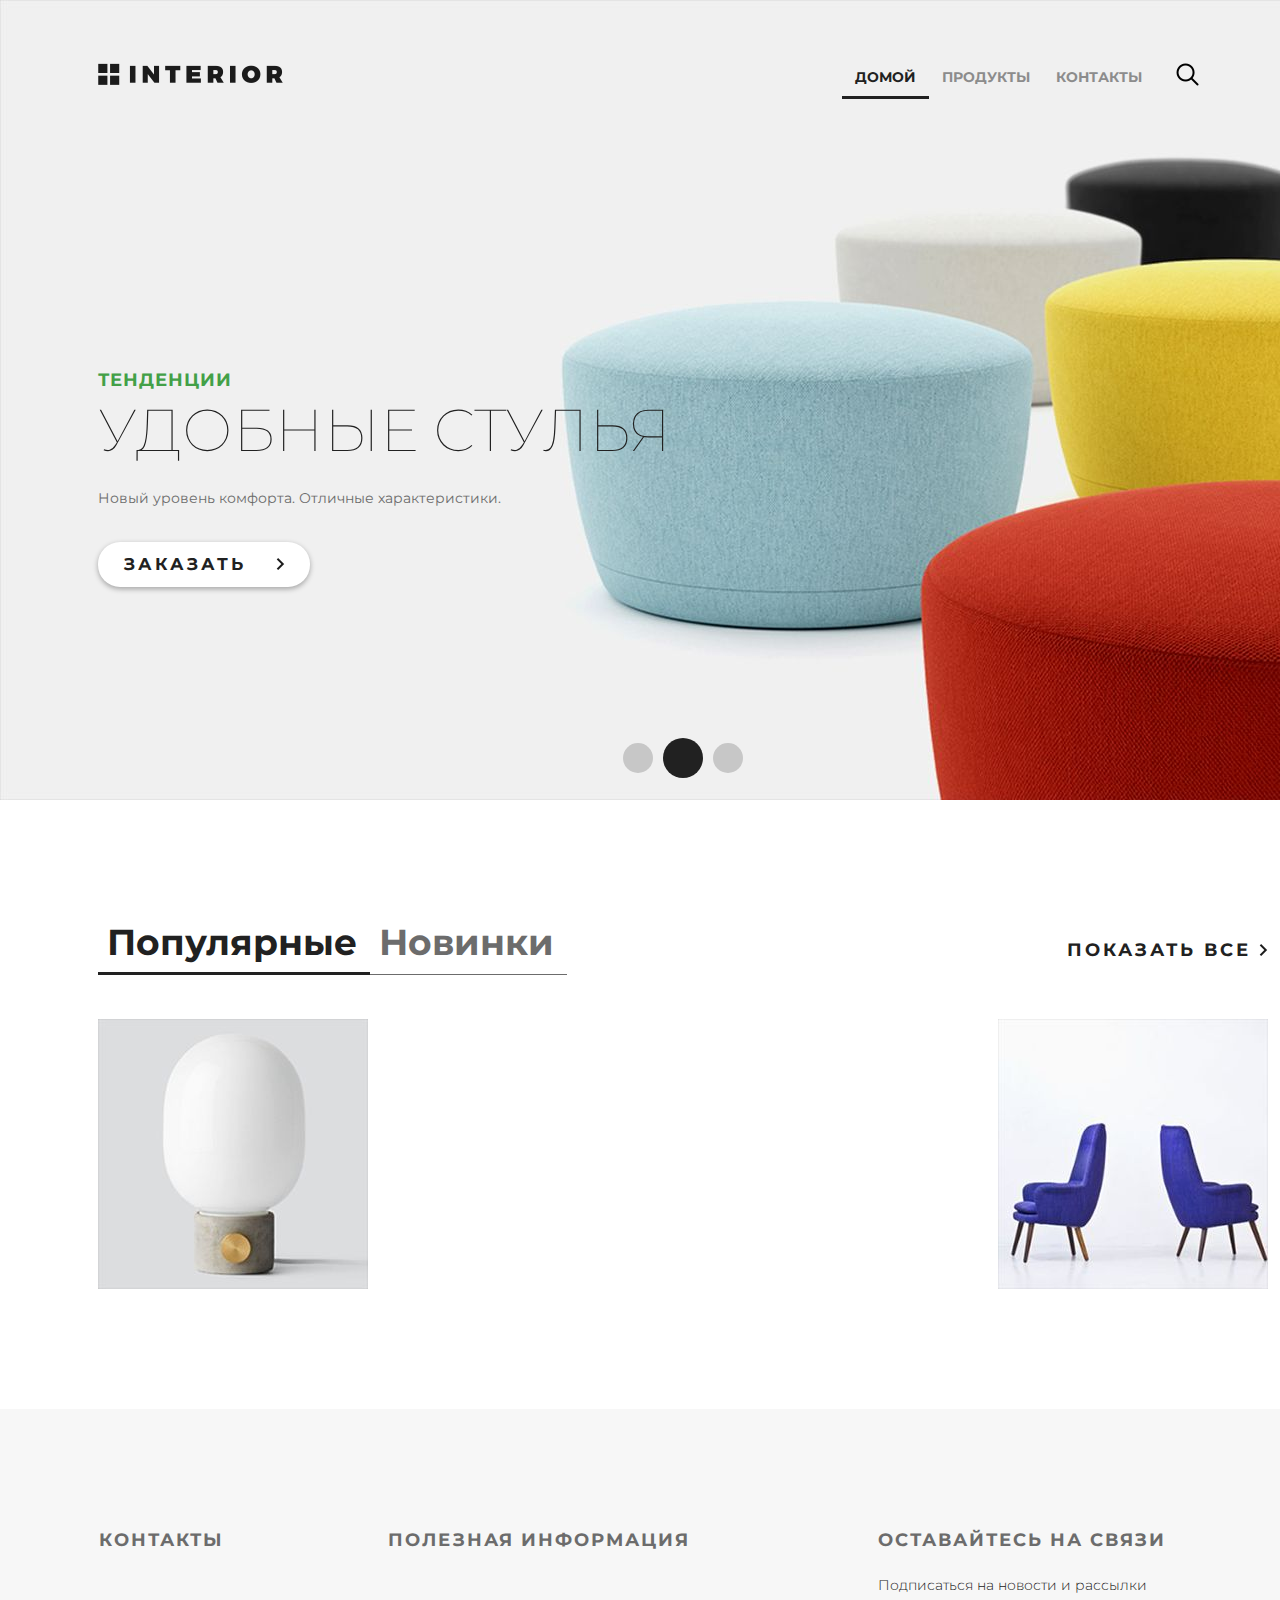
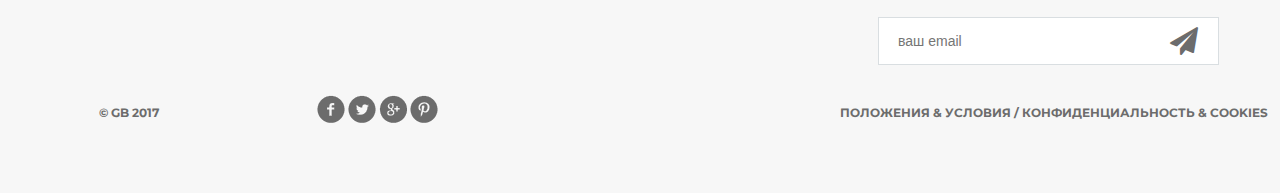
<file: frontend/base_site/index.html>
<!DOCTYPE html>
<html>
<head>
	<meta charset="utf-8">
	<title>Магазин</title>
	<link rel="stylesheet" type="text/css" href="style.css">
	<link rel="stylesheet" href="fonts/font-awesome/css/font-awesome.css">
</head>
<body>
	<div class="container">
		<div class="slider">
			<div class="header clearfix">
				<a href="index.html" class="logo"></a>
				<ul class="menu">
					<li><a href="index.html" class="active">домой</a></li>
					<li><a href="products.html">продукты</a></li>
					<li><a href="contact.html">контакты</a></li>
				</ul>
				<a href="#" class="search"></a>
			</div>
			<div class="text-slider">
				<h3 class="green">тенденции</h3>
				<h3 class="big"> удобные стулья</h3>
				<p>Новый уровень комфорта. Отличные характеристики.</p>
				<a href="#" class="button-order">заказать <img src="img/arrow.png" alt=""></a>
			</div>	
			<div class="navi">
				<a href="#"></a><a href="#"></a><a href="#"></a>
			</div>
		</div>

		<div class="featured">
			<div class="featured-menu">
					<a class="active" href="#">Популярные</a><a href="#">Новинки</a>
			</div>
			<a class="explore" href="#">показать все <img src="img/arrow.png" alt=""></a>
			<div class="clearfix">
			</div>
			<div class="tab-content">
				<div class="block">
					<a href="#"><img src="img/product-1.jpg" alt=""> 
						<div class="text">
							<img src="img/icon-hover.png" alt="img">
							<h4>Отличный стул</h4>
							<p>Расположитесь комфортно. </p>
						</div> 
					</a>
				</div>
				<div class="block">
					<a href="#"><img src="img/product-2.jpg" alt="">
						<div class="text">
							<img src="img/icon-hover.png" alt="">
							<h4>Стул повышенного качества</h4>
							<p>Не оторваться. </p>
						</div>
					</a>
				</div>	
			</div>
		</div>
		
		<div class="clr"></div>

	</div>

    <div class="footer">
        <div class="clearfix">
            <div class="text-footer">
                <h3>контакты</h3>
            </div>
            <div class="text-footer">
                <h3>полезная информация</h3>
            </div>
            <div class="text-footer clearfix">
                <h3>Оставайтесь на связи</h3>
                <p>Подписаться на новости и рассылки</p>
                <form>
                    <input type="email" name="email" placeholder="ваш email">
                    <a href="#"><i class="fa fa-paper-plane fa-2x" aria-hidden="true"></i></a>
                </form>
            </div>
        </div>
        <p class="small">&copy; GB 2017</p>
        <div class="social">
            <a href="#" class="social1"></a>
            <a href="#" class="social2"></a>
            <a href="#" class="social3"></a>
            <a href="#" class="social4"></a>
        </div>
        <p class="small">Положения &amp; Условия  /  Конфиденциальность &amp; Cookies</p>
    </div>	
	
</body>
</html>
</file>
<file: frontend/base_site/style.css>
@import url('https://fonts.googleapis.com/css?family=Montserrat:100,300,400,700');
* {
	margin: 0;
	padding: 0;
}

body {
	font-family: 'Montserrat', sans-serif;
}

html, body {
	height: 100%;
}

.clr {
	height: 384px;
}

.container {
	width: 1366px;
	margin: 0 auto;
	min-height: 100%;
}

.slider {
	height: 800px;
	background-image: url(img/slider.jpg); 
	padding-left: 98px;
	padding-right: 211px;
	position: relative;
}

.logo {
	background-image: url(img/logo.png);
	margin-top: 63px;
	width: 185px;
	height: 22px;
	float: left;
}

.menu {
	list-style-type: none;
	margin-top: 67px;
	float: right;
}
.menu li {
	float: left;
}
.menu a {
	color: #8c8c8c;
	font-size: 14px;
	font-weight: 700;
	text-align: right;
	text-transform: uppercase;
	text-decoration: none;
	padding: 10px 13px;
}
.menu .active {
	color: #212121;
	font-weight: 700;
	border-bottom: 3px solid #212121;
}
.menu a:hover {
	color: #212121;
	font-weight: 700;
	border-bottom: 3px solid #212121;
}
.menu a:active {
	color: #8c8c8c;
	font-weight: 700;
	border-bottom: 3px solid #212121;
}

.search {
	display: block;
	width: 23px;
	height: 23px;	
	background-image: url(img/search.png);
	position: absolute;
	top: 63px;
	left: 1176px;
}
.basket {
	display: block;
	width: 23px;
	height: 23px;	
	background-image: url(img/basket.png);
	position: absolute;
	top: 63px;
	left: 1210px;
}

.clearfix:after {
	content: "";
	display: block;
	clear: both;
}
.text-slider {
	margin-top: 288px;
	position: absolute;
}

.text-slider p {
	color:  #6c6c6c;
	font-size: 14px;
	text-align: left;
	width: 458px;
	line-height: 24px;
}

.button-order {
	background-color:  #ffffff;
	box-shadow: 0px 2px 4.85px 0.15px rgba(33, 33, 33, 0.35);
	width: 212px;
	height: 45px;
	display: block;
	text-transform: uppercase;
	text-align: center;
	border-radius: 22px;
	text-decoration: none;
	color:  #212121;
	font-size: 17px;
	font-weight: 700;
	line-height: 45px;
	margin-top: 32px; 
	letter-spacing: 3px;
}
.button-order:hover {
	box-shadow: none;
}
.button-order:active {
	box-shadow: none;
	margin-top: 35px;
}
.button-order img{
	padding-left: 22px;
}

.green {
	text-transform: uppercase;
	color:  #43a047;
	font-size: 18px;
	font-weight: 700;
	text-align: left;
	margin-bottom: 22px;
	line-height: 13px;
	letter-spacing: 1px;
}

.big {
	color:  #212121;
	font-size: 59px;
	line-height: 43px;
	text-transform: uppercase;
	font-weight: 100;
	margin-bottom: 34px;
}

.navi {
	position: absolute;
	bottom: 22px;
	right: 618px;
	display: flex;
	width: 130px;
	height: 40px;
	justify-content: space-between;
	align-items: center;
}
.navi a {
	display: block;
	width: 30px;
	height: 30px;
	border-radius: 50%;
	background-color: rgba(33, 33, 33, 0.2);
	float: left;
	margin: 0px 5px;
}
.navi a:nth-child(2) {
	display: block;
	width: 40px;
	height: 40px;
	border-radius: 50%;
	background-color: #212121;
	float: left;
	margin: 0px;
}
.navi a:hover {
	width: 40px;
	height: 40px;
	background-color: #212121;
	margin: 0px;
}

.featured {
	padding-left: 98px;
	padding-right: 98px;
}
.featured-menu {
	margin-top: 120px;
	width: 300px;
	height: 49px;
	float: left;
}
.featured-menu a {
	color: #6c6c6c;
	font-size: 36px;
	font-weight: 700;
	text-align: left;
	text-decoration: none;
	border-bottom: 1px solid #6c6c6c;
	padding-bottom: 10px;
	padding-right: 13px;
	padding-left: 9px;
}
.featured-menu .active {
	font-size: 36px;
	font-weight: 700;
	text-align: left;
	color: #212121;
	border-bottom: 3px solid #212121;
	padding-bottom: 8px;
}
.featured-menu a:hover {
	font-size: 36px;
	font-weight: 700;
	color: #212121;
	border-bottom: 3px solid #212121;
	padding-bottom: 8px;
}
.featured-menu a:active {
	font-size: 36px;
	font-weight: 700;
	color: #6c6c6c;
	border-bottom: 3px solid #212121;
	padding-bottom: 8px;
}

.explore {
	text-transform: uppercase;
	color:  #212121;
	font-size: 18px;
	font-weight: 700;
	line-height: 24px;
	text-align: center;
	float: right;
	margin-top: 138px;
	letter-spacing: 3px;
	text-decoration: none;
}
.explore:hover {
	border-bottom: 3px solid #212121;
}
.explore:active {
	color: #6c6c6c;
	border-bottom: 3px solid #6c6c6c;
}

.tab-content {
	margin-top: 50px;
	display: flex;
	justify-content: space-between;
	margin-bottom: 120px;
}
.tab-content .block {
	height: 270px;
	width: 270px;
	position: relative;
}
.tab-content a .text {
	display: none;
	height: 268px;
	width: 268px;
	background-color: #ffffff;
    opacity: 0.9;
    position: absolute;
    top: 0;
    text-align: center;
    border: 1px solid #9c9c9c;
}
.tab-content a .text h4 {
	color:  #212121;
	font-size: 22px;
	font-weight: 700;
	line-height: 30px;
	text-align: center;
}
.tab-content a .text p {
	color:  #6c6c6c;
	font-size: 14px;
	font-weight: 300;
	text-align: center;
	margin: 15px 15px;
}
.tab-content a .text img {
	margin: 70px auto 0;
}
.tab-content a:hover .text {
	display: block;
}

.promo-content-1 {
	background-image: url(img/promo-img1.jpg);
	width: 683px;
	height: 683px;
	float: left;
}
.promo-content-2 {
	background-image: url(img/promo-img2.jpg);
	width: 683px;
	height: 683px;
	float: right;
}

.text-promo {
	width: 374px;
	padding-left: 52px;
	margin-top: 228px;
}
.text-promo p {
	color:  #6c6c6c;
	font-size: 14px;
	text-align: left;
	line-height: 24px;
}

.blue {
	text-transform: uppercase;
	color: #1e88e5;
	font-size: 18px;
	font-weight: 700;
	text-align: left;
	margin-bottom: 18px;
	line-height: 13px;
	letter-spacing: 1px;
}

.big-bold {
	color:  #212121;
	font-size: 36px;
	font-weight: 700;
	text-align: left;
	margin-bottom: 24px;
	line-height: 36px;
}

.trending {
	padding-left: 83px;
	padding-right: 83px;
}
.title {
	height: 152px;
	margin-right: 15px;
}
.title h2 {
	float: left;
	margin-top: 118px;
	color:  #212121;
	font-size: 36px;
	font-weight: 700;
	text-align: left;
	margin-left: 15px;

}

.trending-products {
	margin-top: 53px;
	
}
.trending-products .block a img {
	float: left;
}
.trending-products .block {
	float: left;
	margin: 15px;
	display: block;
	height: 370px;
	width: 370px;
	position: relative;
}
.trending-products a .text {
	display: none;
	height: 368px;
	width: 368px;
	background-color: #ffffff;
    opacity: 0.9;
    position: absolute;
    top: 0;
    text-align: center;
    border: 1px solid #9c9c9c;
}
.trending-products a .text h4 {
	color:  #212121;
	font-size: 30px;
	font-weight: 700;
	line-height: 30px;
	text-align: center;
}
.trending-products a .text p {
	color:  #6c6c6c;
	font-size: 20px;
	font-weight: 300;
	text-align: center;
	margin: 15px 15px;
}
.trending-products a .text img {
	float: none;
	margin-top: 80px;
}
.trending-products a:hover .text{
	display: block;
}

.hot-deal {
	margin-top: 105px;
	height: 800px;
	padding-left: 98px;
	background-image: url(img/slider-hotdeal.jpg);
	position: relative;
}
.text-hotDeal {
	width: 460px;
	margin-top: 287px;
	position: absolute;
}

.red {
	text-transform: uppercase;
	color: #e53935;
	font-size: 18px;
	font-weight: 700;
	text-align: left;
	letter-spacing: 1px;
	line-height: 17px;
	margin-bottom: 22px;
}

.exclusive {
	padding-top: 120px;
	padding-left: 98px;
	padding-right: 98px;
}
.exclusive-big {
	height: 570px;
	width: 570px;	
	float: left;
	background-image: url(img/product-1-lg.jpg);
}
.exclusive-small {
	width: 570px;
	height: 570px;
	float: right;
}
.exclusive-small .block {
		height: 270px;
		width: 270px;
		position: relative;
		float: left;
}
.exclusive-small .block:nth-child(odd) {
		margin-right: 30px;
}
.exclusive-small .block:first-child, .exclusive-small .block:nth-child(2) {
		margin-bottom: 30px;
}
.exclusive-small a .text {
	display: none;
	height: 268px;
	width: 268px;
	background-color: #ffffff;
    opacity: 0.9;
    position: absolute;
    top: 0;
    text-align: center;
    border: 1px solid #9c9c9c;
}
.exclusive-small a .text h4 {
	color:  #212121;
	font-size: 22px;
	font-weight: 700;
	line-height: 30px;
	text-align: center;
}
.exclusive-small a .text p {
	color:  #6c6c6c;
	font-size: 14px;
	font-weight: 300;
	text-align: center;
	margin: 15px 15px;
}
.exclusive-small a .text img {
	margin: 70px auto 0;
}
.exclusive-small a:hover .text {
	display: block;
}

.text-exclusive {
	width: 332px;
	padding-left: 30px;
	padding-top: 186px;
}

.mobile {
	height: 516px;
	margin-top: 90px;
	background-image: url(img/mobile-back.jpg);
	padding-left: 99px;
	position: relative;
}
.text-mobile {
	width: 450px;
	margin-top: 125px;
	position: absolute;
}

.grey {
	color:  #6c6c6c;
	font-size: 18px;
	font-weight: 700;
	line-height: 16px;
	text-align: left;
	text-transform: uppercase;
	margin-bottom: 22px;
}

.big-mobile {
	color:  #212121;
	font-size: 59px;
	line-height: 67px;
	text-transform: uppercase;
	font-weight: 100;
	margin-bottom: 26px;
}
.text-mobile a img {
	float: left;
	padding-right: 10px;
	margin-top: 33px;
}
.text-mobile p {
	font-size: 22px;
	color: #6c6c6c;
}

.footer {
	height: 384px;
	width: 1169px;
	background-color: #f7f7f7;
	padding-left: 99px;
	padding-right: 98px;
	margin: -384px auto 0;
	clear: both;
}
.footer form {
	position: relative;
}
.footer form a i {
	display: block;
	width: 21px;
	height: 21px;
	position: absolute;
	z-index: 2;
	top: 10px;
    right: 50px;
    color: #6c6c6c;
}
.text-footer {
	margin-top: 120px;
	width: 221px;
	float: left;
	margin-right: 68px;
}
.text-footer:last-child {
	margin-right: 0;
}
.text-footer h3 {
	text-transform: uppercase; 
	color:  #6c6c6c;
	font-size: 18px;
	font-weight: 700;
	text-align: left;
	margin-bottom: 22px;
	letter-spacing: 2px;
}
.text-footer p {
	color:  #212121;
	font-size: 14px;/* Приближение из-за подстановки шрифтов */
	font-weight: 300;
	line-height: 24px;/* Приближение из-за подстановки шрифтов */
	text-align: left;
	margin-bottom: 20px;
}
.text-footer a {
	text-decoration: none;
	text-transform: uppercase;
	color:  #212121;
	font-size: 14px;
	font-weight: 700;
	line-height: 26px;
	text-align: left;
}
.text-footer a:hover {
	border-bottom: 2px solid #212121;
}
.text-footer a:active {
	color: #6c6c6c;
	border-bottom: 2px solid #6c6c6c;
}

table {
	width: 100%;
}
td:first-child {
	width: 235px;
}

.text-footer:nth-child(2) {
	width: 422px;
}
.text-footer:nth-child(3) {
	width: 363px;
}
.text-footer input {
	border-width: 1px;
	border-color:  #d9dee1;
	border-style: solid;
	background-color:  #ffffff;
	width: 250px;
	height: 46px;
	outline: none;
	color:  #6c6c6c;
	font-size: 14px;
	font-weight: 300;
	line-height: 22px;
	text-align: left;
	padding-left: 19px;
	padding-right: 70px;
}
.text-footer input:focus {
	border-width: 1px;
	border-color:  #6c6c6c;
	border-style: solid;
}
.footer .small {
	text-transform: uppercase;
	float: left;
	color:  #6c6c6c;
	font-size: 12px;
	font-weight: 700;
	line-height: 26px;
	text-align: left;
	margin-top: 35px;
}

.social {
	height: 28px;
	width: 121px;
	float: left;
	margin-left: 158px;
	margin-top: 30px;
}
.social1{
	background: url(img/social-links.png);
	height: 28px;
	width: 28px;
	float: left;

}
.social2{
	background: url(img/social-links.png);
	background-position: -34px 0px;
	height: 28px;
	width: 28px;
	float: left;
	margin-left: 3px;
}
.social3{
	background: url(img/social-links.png);
	background-position: -67px 0px;
	height: 28px;
	width: 28px;
	float: left;
	margin-left: 3px;
}
.social4{
	background: url(img/social-links.png);
	background-position: -101px 0px;
	height: 28px;
	width: 28px;
	float: left;
	margin-left: 3px;
}

.footer .small:nth-child(4) {
	float: right;
}

.hero {
	background-color: #f5f5f5;
	height: 360px;
	padding-left: 98px;
	padding-right: 211px;
	position: relative;
}
.hero h1 {
	color:  #212121;
	font-size: 62px;
	font-weight: 100;
	text-align: left;
	margin-top: 142px;
	text-transform: uppercase;
	/*text-transform: capitalize;*/
}

.location {
	padding: 0px 97px;
}
.location-1 {
	height: 368px;
	width: 368px;
	border: 1px solid #9c9c9c;
	margin: 71px 28px 122px 0px;
	float: left;
}
.location-1:last-child {
	margin: 71px 0px 122px 0px;
}
.location i {
	display: block;
	margin: 48px auto 0px;
	width: 38px;
}
.location h4 {
	margin: 23px auto 23px;
	text-transform: uppercase;
	text-align: center;
	color: #212121;
	font-size: 22px;
	font-weight: 700;
	line-height: 16px;
}

.contacts {
	text-align: center;
	margin-bottom: 15px;
	line-height: 14px;
	color:  #212121;
	font-size: 14px;
	font-weight: 700;
}
.contacts h5 {
	color: #6c6c6c;
	font-size: 14px;
	font-weight: 700;
}

.tab-control {
	text-transform: uppercase;
	list-style-type: none;
	margin-top: 71px;
	margin-left: 15px;
}
.tab-control li {
	float: left;
	border-bottom: 1px solid #6c6c6c;
	padding-bottom: 19px;	
} 
.tab-control a {
	color: #6c6c6c;
	font-size: 18px;
	font-weight: 700;
	text-decoration: none;
	padding: 0px 35px 16px 7px;
	letter-spacing: 1px;
}
.tab-control .active {
	border-bottom: 3px solid #212121;
	color: #212121;
}
.tab-control a:hover {
	color: #212121;
	font-weight: 700;
	border-bottom: 3px solid #212121;
}
.tab-control a:active {
	color: #8c8c8c;
	font-weight: 700;
	border-bottom: 3px solid #212121;
}

.products-box {
	padding: 0px 83px;
}
.products {
	margin-top: 50px;
	margin-bottom: 56px;
}
.products .block a img {
	float: left;
}
.products .block {
	float: left;
	margin: 15px;
	display: block;
	height: 370px;
	width: 370px;
	position: relative;
}
.products a .text {
	display: none;
	height: 368px;
	width: 368px;
	background-color: #ffffff;
    opacity: 0.9;
    position: absolute;
    top: 0;
    text-align: center;
    border: 1px solid #9c9c9c;
}
.products a .text h4 {
	color:  #212121;
	font-size: 30px;
	font-weight: 700;
	line-height: 30px;
	text-align: center;
}
.products a .text p {
	color:  #6c6c6c;
	font-size: 20px;
	font-weight: 300;
	text-align: center;
	margin: 15px 15px;
}
.products a .text img {
	float: none;
	margin-top: 80px;
}
.products a:hover .text{
	display: block;
}

.loading {
	text-align: center;
	margin-bottom: 140px;
}

.hero-white {
	background-color: #fff;
	height: 119px;
	padding-left: 98px;
	padding-right: 211px;
	position: relative;
}

.links {
	height: 70px;
	background-color: #f4f4f4;
	position: relative;
	padding-left: 360px;
}
.links-menu {
	margin:	27px auto 0px;	
	position: absolute;
}
.links-menu li {
	float: left;
	list-style-type: none;
	padding-right: 42px;
}
.links-menu li a {
	text-decoration: none;
	color:  #6c6c6c;
	font-size: 18px;
	font-weight: 700;
	text-transform: uppercase;
}
.links-menu .active {
	color:  #212121;
	font-size: 18px;
	font-weight: 700;
}
.links-menu li a:hover {
	color:  #212121;
	font-size: 18px;
	font-weight: 700;
}
.links-menu li a:active {
	color:  #6c6c6c;
	font-size: 18px;
	font-weight: 700;
}

.details-products {
	padding-left: 98px;
	padding-right: 98px;
	margin-top: 98px;
	height: 651px; 
}
.details-slider {
	width: 570px;
	float: left;
	margin-right: 30px;
}
.slider-product {
	width: 570px;
	height: 570px;
}
.slider-control {
	width: 420px;
	height: 70px;
	margin: 11px auto 0px;
	padding-left: 150px
}
.slider-control .block {
	height: 70px;
	width: 70px;
	position: relative;
	float: left;
	margin-right: 10px;
}
.slider-control a .text {
	display: none;
	height: 70px;
	width: 70px;
	background-color: #fff;
    opacity: 0.7;
    position: absolute;
    top: 0;    
}
.slider-control a:hover .text {
	display: block;
}

.description {
	width: 535px;
	float: right;
	padding-left: 35px
}
.description .big-bold {
	/*text-transform: capitalize;*/
	color:  #212121;
	font-size: 36px;
	font-weight: 700;
	text-align: center;
	margin-top: 47px;
	margin-bottom: 0px;
}
.description .red {
	text-transform: uppercase;
	color: #e53935;
	font-size: 18px;
	font-weight: 700;
	text-align: center;
	letter-spacing: 1px;
	line-height: 17px;
	margin-top: 23px;
	margin-bottom: 36px;
}
.description .price {
	color:  #212121;
	font-size: 72px;
	font-weight: 300;
	line-height: 48px;
	text-align: center;
}
.description .price span {
	color:  #212121;
	font-size: 36px;
	font-weight: 300;
	line-height: 48px;
	text-align: center;
}

.red-button {
	display: block;
	height: 71px;
	width: 510px;
	border-radius: 35px;
	background-color: #f44336;
	text-align: center;
	text-transform: uppercase;
	text-decoration: none;
	color:  #ffffff;
	font-size: 22px;
	font-weight: 700;
	line-height: 24px;
	box-shadow: 0px 2px 4.85px 0.15px rgba(33, 33, 33, 0.35);
	line-height: 70px;
	letter-spacing: 6px;
	margin-top: 31px;
}
.red-button:hover {
	box-shadow: none;
}
.red-button:active {
	box-shadow: none;
	background-color: #d41306;
}

.description-text {
	margin-top: 50px;
	color:  #212121;
	font-size: 16px;
	font-weight: 300;
	line-height: 24px;
	text-align: left;
}
.description-text p {
	margin-bottom: 0.5em;
}

.related {
	padding: 0px 98px;
}
.related .title {
	height: 343px;
	margin-right: 0;
}
.related .title h2 {
	margin-top: 245px;
}
.related .title .explore {
	margin-top: 262px;
}
.related-products {
	margin-bottom: 120px;
}
.related-products .block a img {
	float: left;
}
.related-products .block {
	float: left;
	margin-right: 30px;
	display: block;
	height: 370px;
	width: 370px;
	position: relative;
}
.related-products .block:nth-child(3n) {
	margin-right: 0px;
}
.related-products a .text {
	display: none;
	height: 368px;
	width: 368px;
	background-color: #ffffff;
    opacity: 0.9;
    position: absolute;
    top: 0;
    text-align: center;
    border: 1px solid #9c9c9c;
}
.related-products a .text h4 {
	color:  #212121;
	font-size: 30px;
	font-weight: 700;
	line-height: 30px;
	text-align: center;
}
.related-products a .text p {
	color:  #6c6c6c;
	font-size: 20px;
	font-weight: 300;
	text-align: center;
	margin: 15px 15px;
}
.related-products a .text img {
	float: none;
	margin-top: 80px;
}
.related-products a:hover .text{
	display: block;
}
</file>
